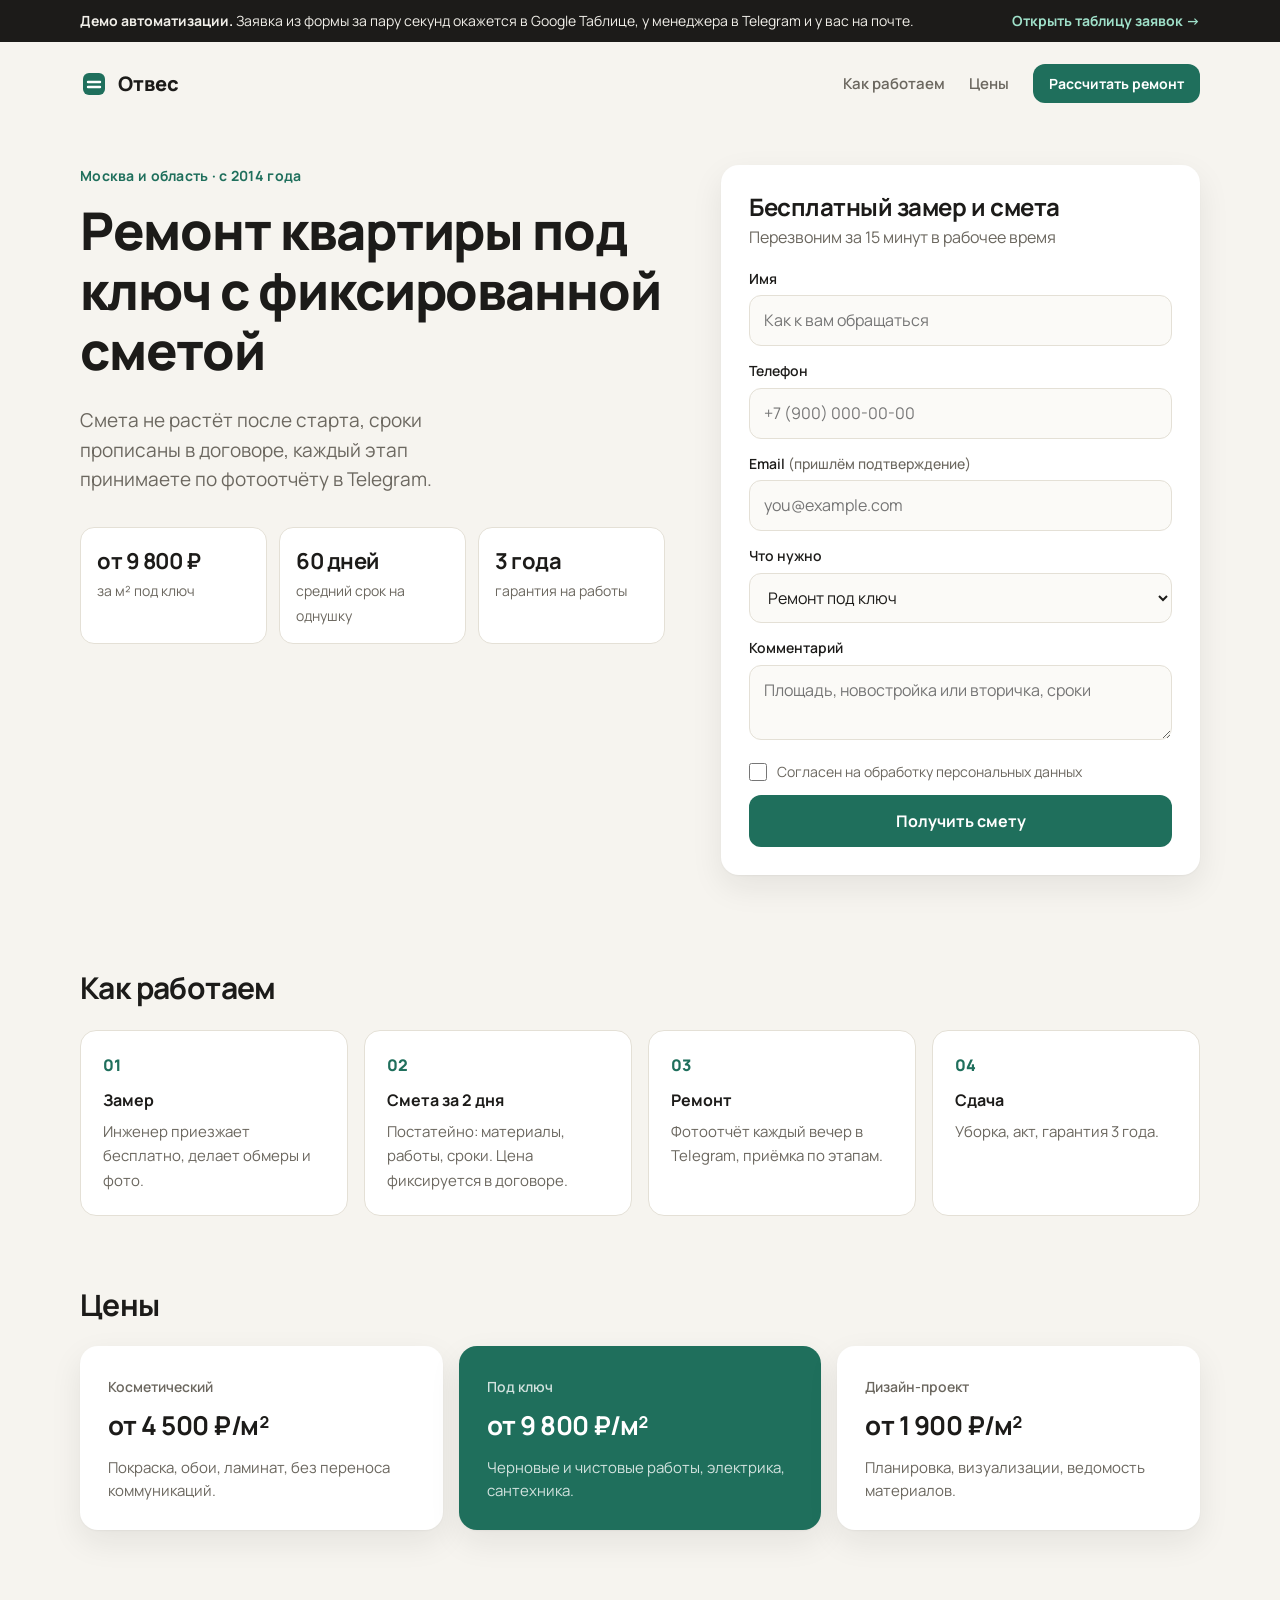
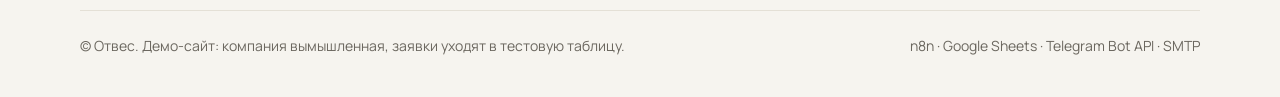
<file: site/index.html>
<!doctype html>
<html lang="ru">
<head>
  <meta charset="utf-8">
  <meta name="viewport" content="width=device-width, initial-scale=1">
  <title>Отвес · ремонт квартир под ключ</title>
  <meta name="description" content="Демо автоматизации заявок: форма → Google Таблица → Telegram → письмо клиенту.">
  <link rel="preconnect" href="https://fonts.googleapis.com">
  <link rel="preconnect" href="https://fonts.gstatic.com" crossorigin>
  <link href="https://fonts.googleapis.com/css2?family=Manrope:wght@400;500;600;700;800&display=swap" rel="stylesheet">
  <link rel="stylesheet" href="styles.css">
  <script src="config.js"></script>
</head>
<body>
  <div class="demo-bar" id="demo-bar">
    <div class="wrap demo-bar__inner">
      <span><b>Демо автоматизации.</b> Заявка из формы за пару секунд окажется в Google Таблице, у менеджера в Telegram и у вас на почте.</span>
      <a class="demo-bar__link" id="sheet-link" href="#" target="_blank" rel="noopener" hidden>Открыть таблицу заявок →</a>
    </div>
  </div>

  <header class="wrap header">
    <a class="logo" href="#" aria-label="Отвес">
      <svg width="28" height="28" viewBox="0 0 28 28" aria-hidden="true"><rect x="3" y="3" width="22" height="22" rx="6" fill="currentColor"/><path d="M8 17h12M8 12h12" stroke="#fff" stroke-width="2.4" stroke-linecap="round"/></svg>
      Отвес
    </a>
    <nav class="nav">
      <a href="#how">Как работаем</a>
      <a href="#prices">Цены</a>
      <a class="btn btn--small" href="#form">Рассчитать ремонт</a>
    </nav>
  </header>

  <main>
    <section class="wrap hero">
      <div class="hero__text">
        <p class="eyebrow">Москва и область · с 2014 года</p>
        <h1>Ремонт квартиры под ключ с фиксированной сметой</h1>
        <p class="lead">Смета не растёт после старта, сроки прописаны в договоре, каждый этап принимаете по фотоотчёту в Telegram.</p>
        <ul class="facts">
          <li><b>от 9 800 ₽</b><span>за м² под ключ</span></li>
          <li><b>60 дней</b><span>средний срок на однушку</span></li>
          <li><b>3 года</b><span>гарантия на работы</span></li>
        </ul>
      </div>

      <form class="card form" id="form" novalidate>
        <h2>Бесплатный замер и смета</h2>
        <p class="muted">Перезвоним за 15 минут в рабочее время</p>

        <label class="field">
          <span>Имя</span>
          <input name="name" autocomplete="name" maxlength="80" required placeholder="Как к вам обращаться">
          <small class="error" data-for="name"></small>
        </label>

        <label class="field">
          <span>Телефон</span>
          <input name="phone" type="tel" inputmode="tel" autocomplete="tel" required placeholder="+7 (900) 000-00-00">
          <small class="error" data-for="phone"></small>
        </label>

        <label class="field">
          <span>Email <em>(пришлём подтверждение)</em></span>
          <input name="email" type="email" autocomplete="email" maxlength="120" placeholder="you@example.com">
          <small class="error" data-for="email"></small>
        </label>

        <label class="field">
          <span>Что нужно</span>
          <select name="service">
            <option>Ремонт под ключ</option>
            <option>Косметический ремонт</option>
            <option>Дизайн-проект</option>
            <option>Ремонт санузла</option>
            <option>Пока не знаю, нужна консультация</option>
          </select>
        </label>

        <label class="field">
          <span>Комментарий</span>
          <textarea name="comment" rows="2" maxlength="1000" placeholder="Площадь, новостройка или вторичка, сроки"></textarea>
        </label>

        <!-- Ловушка для ботов: человек это поле не видит -->
        <label class="hp" aria-hidden="true">Сайт <input name="website" tabindex="-1" autocomplete="off"></label>

        <label class="check">
          <input type="checkbox" name="consent" required>
          <span>Согласен на обработку персональных данных</span>
        </label>
        <small class="error" data-for="consent"></small>

        <button class="btn btn--wide" type="submit">
          <span class="btn__label">Получить смету</span>
          <span class="spinner" aria-hidden="true"></span>
        </button>
        <p class="error error--form" data-for="form" role="alert"></p>
      </form>

      <div class="card success" id="success" hidden>
        <div class="success__icon" aria-hidden="true">✓</div>
        <h2>Заявка <span id="lead-id"></span> принята</h2>
        <p>Менеджер уже получил её в Telegram и перезвонит в течение 15 минут.</p>
        <p class="muted" id="success-email" hidden>Подтверждение отправили на почту, проверьте «Входящие» и «Спам».</p>
        <button class="btn btn--ghost" type="button" id="again">Отправить ещё одну</button>
      </div>
    </section>

    <section class="wrap steps" id="how">
      <h2>Как работаем</h2>
      <ol class="steps__list">
        <li><b>Замер</b><span>Инженер приезжает бесплатно, делает обмеры и фото.</span></li>
        <li><b>Смета за 2 дня</b><span>Постатейно: материалы, работы, сроки. Цена фиксируется в договоре.</span></li>
        <li><b>Ремонт</b><span>Фотоотчёт каждый вечер в Telegram, приёмка по этапам.</span></li>
        <li><b>Сдача</b><span>Уборка, акт, гарантия 3 года.</span></li>
      </ol>
    </section>

    <section class="wrap prices" id="prices">
      <h2>Цены</h2>
      <div class="prices__grid">
        <div class="card price"><span>Косметический</span><b>от 4 500 ₽/м²</b><p>Покраска, обои, ламинат, без переноса коммуникаций.</p></div>
        <div class="card price price--accent"><span>Под ключ</span><b>от 9 800 ₽/м²</b><p>Черновые и чистовые работы, электрика, сантехника.</p></div>
        <div class="card price"><span>Дизайн-проект</span><b>от 1 900 ₽/м²</b><p>Планировка, визуализации, ведомость материалов.</p></div>
      </div>
    </section>
  </main>

  <footer class="wrap footer">
    <span>© Отвес. Демо-сайт: компания вымышленная, заявки уходят в тестовую таблицу.</span>
    <span>n8n · Google Sheets · Telegram Bot API · SMTP</span>
  </footer>

  <script src="app.js"></script>
</body>
</html>
</file>
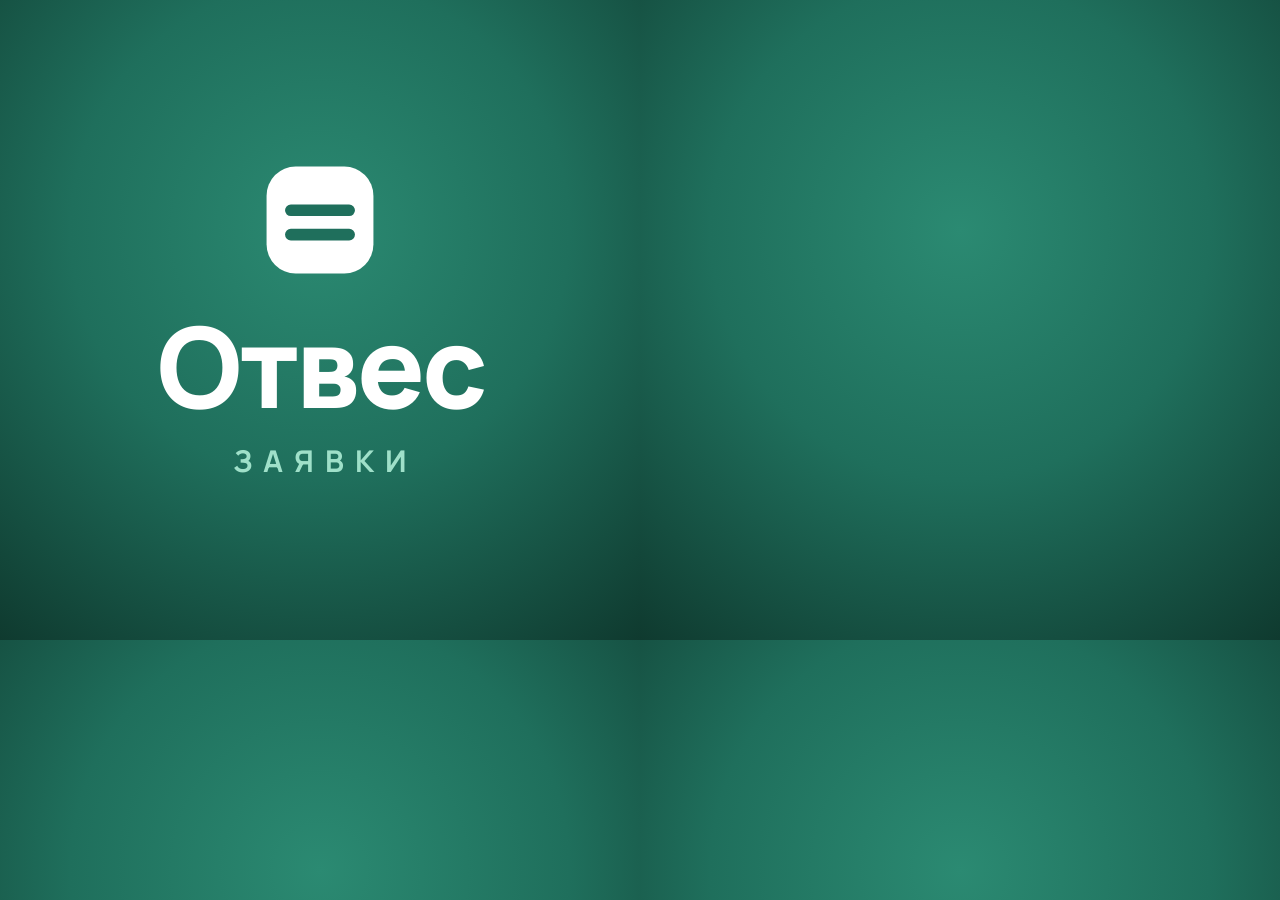
<file: docs/bot-avatar.html>
<!doctype html>
<html lang="ru">
<meta charset="utf-8">
<link href="https://fonts.googleapis.com/css2?family=Manrope:wght@700;800&display=block" rel="stylesheet">
<style>
  html, body { margin: 0; width: 640px; height: 640px; }
  body {
    display: grid; place-items: center;
    background: radial-gradient(circle at 50% 36%, #2b8a72 0%, #1f6f5c 48%, #0f3a2f 100%);
    font-family: Manrope, -apple-system, "Helvetica Neue", Arial, sans-serif; color: #fff;
  }
  .logo { text-align: center; transform: translateY(-4px); }
  .mark { display: block; width: 136px; height: 136px; margin: 0 auto; }
  .name { font-size: 112px; font-weight: 800; letter-spacing: -3px; line-height: 1; margin-top: 22px; }
  .kind { font-size: 30px; font-weight: 700; letter-spacing: 11px; padding-left: 11px; color: #9fe0c9; margin-top: 18px; }
</style>
<body>
  <div class="logo">
    <!-- знак из шапки сайта, в обратных цветах -->
    <svg class="mark" viewBox="0 0 28 28" aria-hidden="true">
      <rect x="3" y="3" width="22" height="22" rx="6" fill="#fff"/>
      <path d="M8 17h12M8 12h12" stroke="#1f6f5c" stroke-width="2.4" stroke-linecap="round"/>
    </svg>
    <div class="name">Отвес</div>
    <div class="kind">ЗАЯВКИ</div>
  </div>
</body>
</html>
</file>
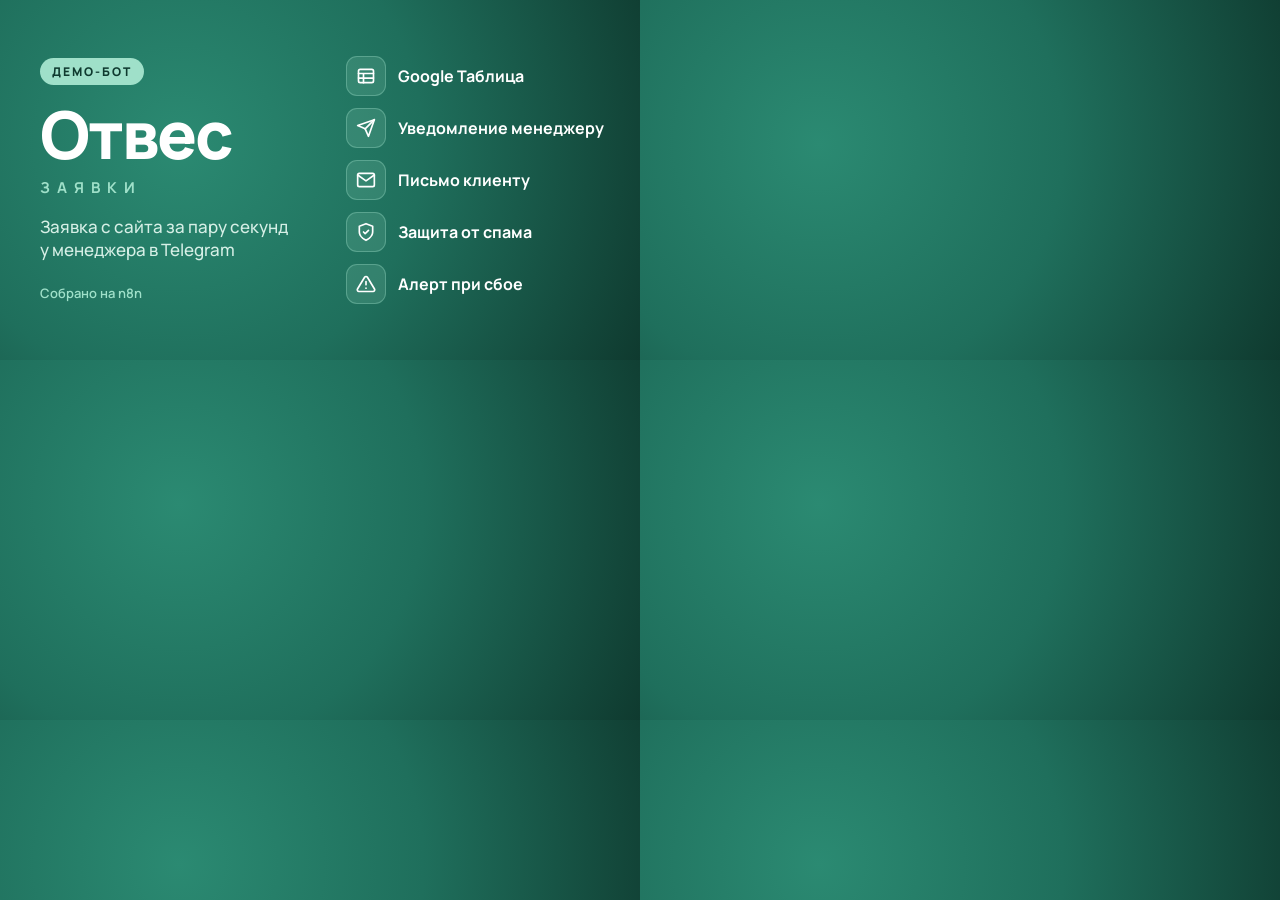
<file: docs/bot-welcome.html>
<!doctype html>
<html lang="ru">
<meta charset="utf-8">
<link href="https://fonts.googleapis.com/css2?family=Manrope:wght@500;600;700;800&display=block" rel="stylesheet">
<style>
  html, body { margin: 0; width: 640px; height: 360px; overflow: hidden; }
  body {
    background: radial-gradient(circle at 28% 40%, #2b8a72 0%, #1f6f5c 48%, #0f3a2f 100%);
    font-family: Manrope, -apple-system, "Helvetica Neue", Arial, sans-serif; color: #fff;
    display: flex; align-items: center; justify-content: space-between;
    padding: 0 36px 0 40px; box-sizing: border-box;
  }
  .left { display: flex; flex-direction: column; }
  .pill {
    align-self: flex-start; font-size: 12px; font-weight: 800; letter-spacing: 2px;
    color: #0f3a2f; background: #9fe0c9; border-radius: 999px; padding: 5px 12px;
  }
  .name { font-size: 66px; font-weight: 800; letter-spacing: -2px; line-height: 1; margin-top: 16px; }
  .kind { font-size: 15px; font-weight: 700; letter-spacing: 7px; color: #9fe0c9; margin-top: 10px; }
  .sub { font-size: 17px; font-weight: 500; color: #d6efe6; margin-top: 18px; line-height: 1.35; }
  .hint { font-size: 13px; font-weight: 600; color: #9fe0c9; margin-top: 22px; }
  .features { display: flex; flex-direction: column; gap: 12px; }
  .row { display: flex; align-items: center; gap: 12px; font-size: 16px; font-weight: 700; }
  .icon {
    width: 38px; height: 38px; border-radius: 11px; background: rgba(159, 224, 201, 0.16);
    border: 1px solid rgba(159, 224, 201, 0.35); display: grid; place-items: center;
  }
  .icon svg { width: 20px; height: 20px; stroke: #fff; fill: none; stroke-width: 2;
              stroke-linecap: round; stroke-linejoin: round; }
</style>
<body>
  <div class="left">
    <div class="pill">ДЕМО-БОТ</div>
    <div class="name">Отвес</div>
    <div class="kind">ЗАЯВКИ</div>
    <div class="sub">Заявка с сайта за пару секунд<br>у менеджера в Telegram</div>
    <div class="hint">Собрано на n8n</div>
  </div>
  <div class="features">
    <div class="row">
      <div class="icon"><svg viewBox="0 0 24 24"><rect x="3" y="4" width="18" height="16" rx="2"/>
        <path d="M3 9h18M3 14.5h18M9 9v11"/></svg></div>
      Google Таблица
    </div>
    <div class="row">
      <div class="icon"><svg viewBox="0 0 24 24"><path d="M22 2 11 13"/>
        <path d="M22 2 15 22l-4-9-9-4 20-7z"/></svg></div>
      Уведомление менеджеру
    </div>
    <div class="row">
      <div class="icon"><svg viewBox="0 0 24 24"><rect x="2" y="4" width="20" height="16" rx="2"/>
        <path d="m22 6-10 7L2 6"/></svg></div>
      Письмо клиенту
    </div>
    <div class="row">
      <div class="icon"><svg viewBox="0 0 24 24"><path d="M12 22s8-4 8-10V5l-8-3-8 3v7c0 6 8 10 8 10z"/>
        <path d="m9 12 2 2 4-4"/></svg></div>
      Защита от спама
    </div>
    <div class="row">
      <div class="icon"><svg viewBox="0 0 24 24"><path d="M10.3 3.9 1.8 18a2 2 0 0 0 1.7 3h17a2 2 0 0 0 1.7-3L13.7 3.9a2 2 0 0 0-3.4 0z"/>
        <path d="M12 9v4M12 17h.01"/></svg></div>
      Алерт при сбое
    </div>
  </div>
</body>
</html>
</file>
<file: site/styles.css>
:root {
  --bg: #f6f4ef;
  --surface: #ffffff;
  --ink: #1c1b19;
  --muted: #6b675f;
  --line: #e4e0d6;
  --accent: #1f6f5c;
  --accent-ink: #ffffff;
  --accent-soft: #e3efe9;
  --danger: #b3261e;
  --radius: 18px;
  --shadow: 0 1px 2px rgba(28, 27, 25, .04), 0 12px 32px rgba(28, 27, 25, .08);
}

* { box-sizing: border-box; }
html { scroll-behavior: smooth; }
body {
  margin: 0;
  background: var(--bg);
  color: var(--ink);
  font: 16px/1.55 Manrope, system-ui, -apple-system, "Segoe UI", Roboto, sans-serif;
  -webkit-font-smoothing: antialiased;
}
h1, h2 { line-height: 1.15; letter-spacing: -.02em; margin: 0 0 .5em; }
h1 { font-size: clamp(32px, 5vw, 52px); font-weight: 800; }
h2 { font-size: clamp(22px, 3vw, 30px); font-weight: 700; }
a { color: inherit; }
.wrap { width: min(1120px, 100% - 32px); margin-inline: auto; }
.muted { color: var(--muted); margin: 0 0 18px; }

.demo-bar { background: var(--ink); color: #f1efe9; font-size: 14px; }
.demo-bar__inner { display: flex; gap: 16px; justify-content: space-between; align-items: center; padding: 10px 0; flex-wrap: wrap; }
.demo-bar__link { color: #9fe0c9; font-weight: 700; text-decoration: none; white-space: nowrap; }
.demo-bar__link:hover { text-decoration: underline; }

.header { display: flex; justify-content: space-between; align-items: center; padding: 22px 0; }
.logo { display: inline-flex; align-items: center; gap: 10px; font-weight: 800; font-size: 20px; text-decoration: none; color: var(--accent); }
.logo { color: var(--ink); }
.logo svg { color: var(--accent); }
.nav { display: flex; align-items: center; gap: 24px; font-weight: 600; font-size: 15px; }
.nav a:not(.btn) { text-decoration: none; color: var(--muted); }
.nav a:not(.btn):hover { color: var(--ink); }

.btn {
  display: inline-flex; align-items: center; justify-content: center; gap: 10px;
  border: 0; border-radius: 12px; padding: 14px 22px;
  background: var(--accent); color: var(--accent-ink);
  font: inherit; font-weight: 700; cursor: pointer; text-decoration: none;
  transition: transform .15s ease, background .15s ease;
}
.btn:hover { background: #185a4a; }
.btn:active { transform: translateY(1px); }
.btn:disabled { opacity: .7; cursor: progress; }
.btn--small { padding: 9px 16px; font-size: 14px; }
.btn--wide { width: 100%; margin-top: 8px; }
.btn--ghost { background: transparent; color: var(--accent); border: 1.5px solid var(--line); }
.btn--ghost:hover { background: var(--accent-soft); }
.spinner { display: none; width: 18px; height: 18px; border: 2.5px solid rgba(255,255,255,.4); border-top-color: #fff; border-radius: 50%; animation: spin .8s linear infinite; }
.btn.loading .spinner { display: inline-block; }
.btn.loading .btn__label::after { content: "…"; }
@keyframes spin { to { transform: rotate(360deg); } }

.hero { display: grid; grid-template-columns: 1.1fr .9fr; gap: 56px; align-items: start; padding: 40px 0 72px; }
.eyebrow { color: var(--accent); font-weight: 700; font-size: 14px; letter-spacing: .02em; margin: 0 0 14px; }
.lead { font-size: 19px; color: var(--muted); max-width: 34ch; margin: 0 0 32px; }
.facts { list-style: none; padding: 0; margin: 0; display: grid; grid-template-columns: repeat(3, 1fr); gap: 12px; }
.facts li { background: var(--surface); border: 1px solid var(--line); border-radius: 14px; padding: 16px; }
.facts b { display: block; font-size: 22px; letter-spacing: -.02em; }
.facts span { color: var(--muted); font-size: 14px; }

.card { background: var(--surface); border-radius: var(--radius); box-shadow: var(--shadow); padding: 28px; }
.form h2 { margin-bottom: 4px; font-size: 24px; }
.field { display: block; margin-bottom: 14px; }
.field > span { display: block; font-weight: 600; font-size: 14px; margin-bottom: 6px; }
.field em { font-style: normal; color: var(--muted); font-weight: 500; }
input, select, textarea {
  width: 100%; font: inherit; color: inherit;
  background: #fbfaf7; border: 1.5px solid var(--line); border-radius: 12px; padding: 12px 14px;
  transition: border-color .15s ease, box-shadow .15s ease;
}
textarea { resize: vertical; min-height: 64px; }
input:focus, select:focus, textarea:focus { outline: none; border-color: var(--accent); box-shadow: 0 0 0 4px var(--accent-soft); background: #fff; }
.invalid { border-color: var(--danger) !important; }
.error { display: block; color: var(--danger); font-size: 13px; min-height: 0; margin-top: 4px; }
.error:empty { display: none; }
.error--form { margin: 12px 0 0; font-weight: 600; }
.check { display: flex; gap: 10px; align-items: flex-start; font-size: 14px; color: var(--muted); margin: 6px 0 4px; cursor: pointer; }
.check input { width: 18px; height: 18px; margin: 2px 0 0; accent-color: var(--accent); flex: none; }
.hp { position: absolute; left: -9999px; width: 1px; height: 1px; overflow: hidden; }

.success { text-align: center; padding: 48px 32px; }
.success__icon { width: 64px; height: 64px; margin: 0 auto 18px; border-radius: 50%; background: var(--accent-soft); color: var(--accent); display: grid; place-items: center; font-size: 32px; font-weight: 800; }
.success p { margin: 0 0 12px; }
.success .btn { margin-top: 12px; }

.steps { padding: 24px 0 72px; }
.steps__list { list-style: none; counter-reset: step; padding: 0; margin: 24px 0 0; display: grid; grid-template-columns: repeat(4, 1fr); gap: 16px; }
.steps__list li { counter-increment: step; background: var(--surface); border: 1px solid var(--line); border-radius: 16px; padding: 22px; }
.steps__list li::before { content: counter(step, decimal-leading-zero); display: block; color: var(--accent); font-weight: 800; margin-bottom: 10px; }
.steps__list b { display: block; margin-bottom: 6px; }
.steps__list span { color: var(--muted); font-size: 15px; }

.prices { padding: 0 0 80px; }
.prices__grid { display: grid; grid-template-columns: repeat(3, 1fr); gap: 16px; margin-top: 24px; }
.price span { color: var(--muted); font-weight: 600; font-size: 14px; }
.price b { display: block; font-size: 26px; letter-spacing: -.02em; margin: 6px 0 10px; }
.price p { margin: 0; color: var(--muted); font-size: 15px; }
.price--accent { background: var(--accent); color: var(--accent-ink); }
.price--accent span, .price--accent p { color: rgba(255,255,255,.8); }

.footer { display: flex; justify-content: space-between; gap: 16px; flex-wrap: wrap; border-top: 1px solid var(--line); padding: 24px 0 40px; color: var(--muted); font-size: 14px; }

@media (max-width: 900px) {
  .hero { grid-template-columns: 1fr; gap: 32px; padding-top: 16px; }
  .steps__list { grid-template-columns: 1fr 1fr; }
  .prices__grid { grid-template-columns: 1fr; }
  .nav a:not(.btn) { display: none; }
}
@media (max-width: 520px) {
  .facts { grid-template-columns: 1fr; }
  .steps__list { grid-template-columns: 1fr; }
  .card { padding: 22px; }
}
</file>
